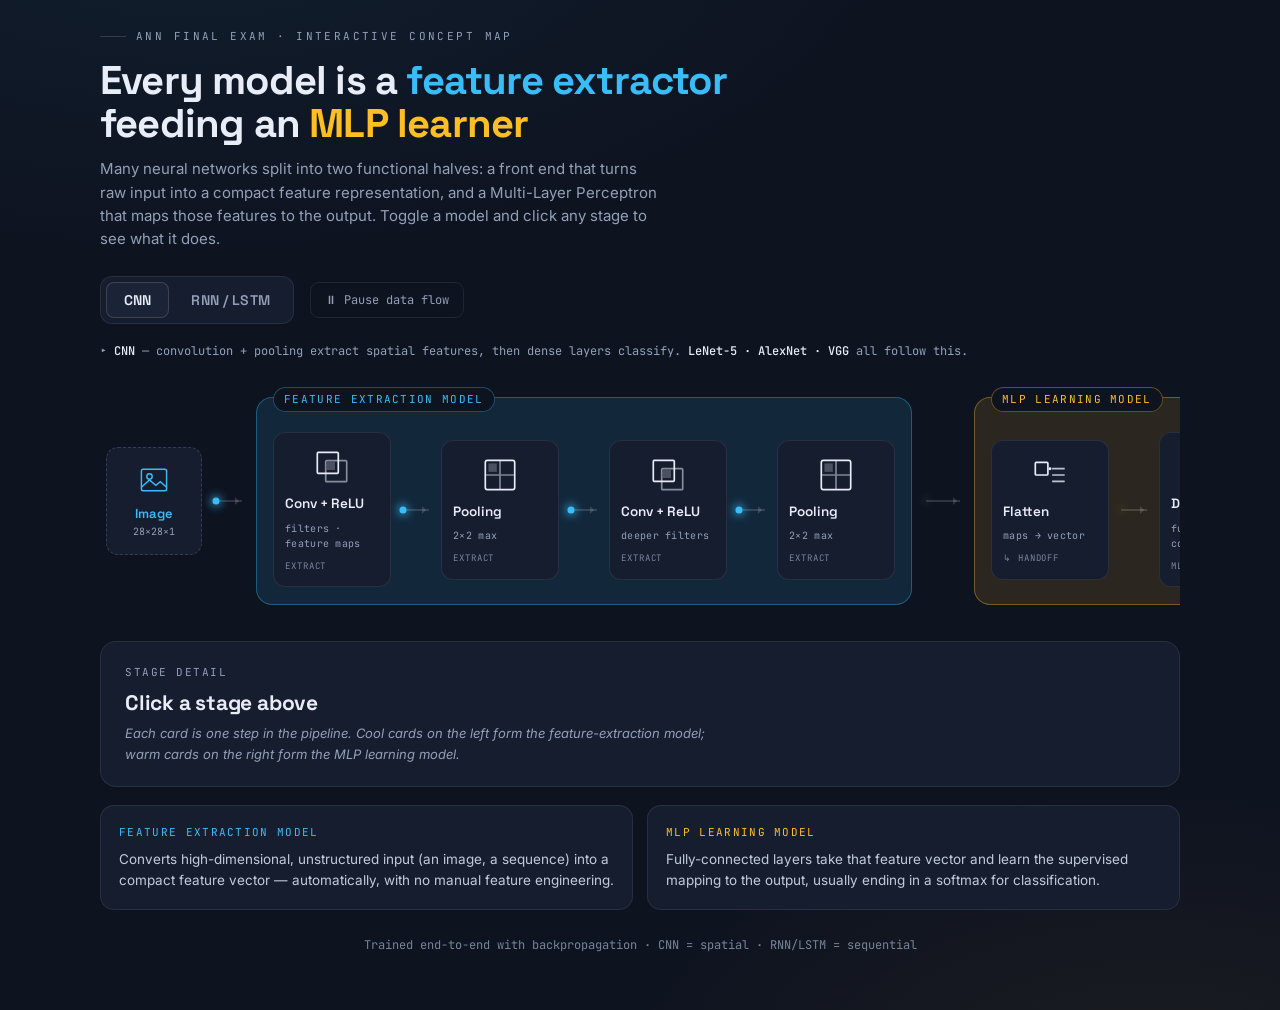
<file: ann_architecture_explorer.html>
<!DOCTYPE html>
<html lang="en">
<head>
<!-- ANN Architecture Explorer — Feature Extraction + MLP Learning -->
<meta charset="utf-8">
<meta name="viewport" content="width=device-width, initial-scale=1">
<title>ANN Architecture Explorer</title>
<style>
@import url('https://fonts.googleapis.com/css2?family=Space+Grotesk:wght@400;500;600;700&family=Inter:wght@400;500;600&family=JetBrains+Mono:wght@400;500;600&display=swap');

:root{
  --bg:#0E1320;
  --panel:#161D2E;
  --panel-2:#1B2436;
  --line:rgba(255,255,255,.08);
  --line-strong:rgba(255,255,255,.14);
  --text:#E8EDF7;
  --muted:#93A0B8;
  --extract:#38BDF8;      /* feature extraction — cool */
  --extract-dim:rgba(56,189,248,.12);
  --extract-line:rgba(56,189,248,.35);
  --mlp:#FBBF24;          /* MLP learning — warm */
  --mlp-dim:rgba(251,191,36,.12);
  --mlp-line:rgba(251,191,36,.35);
  --out:#34D399;          /* output */
  --display:'Space Grotesk',system-ui,sans-serif;
  --body:'Inter',system-ui,sans-serif;
  --mono:'JetBrains Mono',ui-monospace,Menlo,monospace;
}

*{box-sizing:border-box;margin:0;padding:0}
svg{max-width:100%;max-height:100%}
body{
  background:
    radial-gradient(1200px 600px at 15% -10%, rgba(56,189,248,.07), transparent 60%),
    radial-gradient(1000px 600px at 90% 110%, rgba(251,191,36,.06), transparent 55%),
    var(--bg);
  color:var(--text);
  font-family:var(--body);
  line-height:1.55;
  padding:28px 20px 56px;
  min-height:100vh;
}
.wrap{max-width:1080px;margin:0 auto}

/* ---------- header ---------- */
.eyebrow{
  font-family:var(--mono);font-size:11px;letter-spacing:.22em;text-transform:uppercase;
  color:var(--muted);display:flex;align-items:center;gap:10px;margin-bottom:14px;
}
.eyebrow::before{content:"";width:26px;height:1px;background:var(--line-strong)}
h1{
  font-family:var(--display);font-weight:700;font-size:clamp(26px,4.5vw,40px);
  line-height:1.08;letter-spacing:-.02em;
}
h1 .a{color:var(--extract)}
h1 .b{color:var(--mlp)}
.sub{color:var(--muted);max-width:62ch;margin-top:12px;font-size:15px}

/* ---------- toggle ---------- */
.controls{display:flex;flex-wrap:wrap;gap:16px;align-items:center;margin:26px 0 8px}
.seg{
  display:inline-flex;background:var(--panel);border:1px solid var(--line);
  border-radius:12px;padding:5px;gap:4px;
}
.seg button{
  font-family:var(--display);font-weight:600;font-size:14px;color:var(--muted);
  background:transparent;border:0;padding:9px 18px;border-radius:8px;cursor:pointer;
  transition:.18s ease;letter-spacing:.01em;
}
.seg button:hover{color:var(--text)}
.seg button.on{background:var(--panel-2);color:var(--text);box-shadow:inset 0 0 0 1px var(--line-strong)}
.flowtoggle{
  font-family:var(--mono);font-size:12px;color:var(--muted);background:transparent;
  border:1px solid var(--line);border-radius:9px;padding:9px 14px;cursor:pointer;transition:.18s;
}
.flowtoggle:hover{border-color:var(--line-strong);color:var(--text)}

.tagline{font-family:var(--mono);font-size:12px;color:var(--muted);margin:18px 0 4px}
.tagline b{color:var(--text);font-weight:500}

/* ---------- pipeline ---------- */
.pipe{
  margin-top:14px;display:flex;gap:14px;align-items:stretch;overflow-x:auto;
  padding:22px 6px 14px;
}
.zone{
  position:relative;border-radius:16px;padding:34px 16px 16px;display:flex;gap:12px;
  align-items:center;flex:0 0 auto;
}
.zone.extract{background:var(--extract-dim);border:1px solid var(--extract-line)}
.zone.mlp{background:var(--mlp-dim);border:1px solid var(--mlp-line)}
.zone-label{
  position:absolute;top:-11px;left:16px;font-family:var(--mono);font-size:11px;
  letter-spacing:.12em;text-transform:uppercase;padding:3px 10px;border-radius:20px;
  background:var(--bg);
}
.zone.extract .zone-label{color:var(--extract);border:1px solid var(--extract-line)}
.zone.mlp .zone-label{color:var(--mlp);border:1px solid var(--mlp-line)}

.stage{
  position:relative;flex:0 0 auto;width:118px;min-height:132px;background:var(--panel);
  border:1px solid var(--line);border-radius:12px;padding:13px 11px;cursor:pointer;
  display:flex;flex-direction:column;gap:8px;transition:.2s ease;
}
.stage:hover{transform:translateY(-3px);border-color:var(--line-strong)}
.stage.on{box-shadow:0 0 0 1.5px currentColor, 0 10px 26px rgba(0,0,0,.35)}
.zone.extract .stage.on{color:var(--extract)}
.zone.mlp .stage.on{color:var(--mlp)}
.glyph{width:42px;height:42px;display:flex;align-items:center;justify-content:center;margin:0 auto;flex:0 0 auto}
.glyph svg{display:block;width:100%;height:100%}
.stage .nm{font-family:var(--display);font-weight:600;font-size:13.5px;color:var(--text);line-height:1.2}
.stage .tp{font-family:var(--mono);font-size:10px;color:var(--muted);letter-spacing:.03em}
.stage .kind{
  margin-top:auto;font-family:var(--mono);font-size:9px;letter-spacing:.1em;text-transform:uppercase;
  color:var(--muted);opacity:.8;
}

/* connector arrows */
.arrow{flex:0 0 auto;align-self:center;width:26px;height:2px;position:relative;background:var(--line-strong)}
.arrow::after{content:"";position:absolute;right:-1px;top:-3px;border:4px solid transparent;border-left-color:var(--line-strong)}
.arrow.flow{overflow:visible}
.arrow.flow .dot{
  position:absolute;top:50%;left:0;width:7px;height:7px;border-radius:50%;
  transform:translate(-50%,-50%);background:var(--extract);
  box-shadow:0 0 10px 1px var(--extract);
  animation:run 2.6s linear infinite;
}
.arrow.handoff{width:34px}
.arrow.handoff .dot{background:#fff;box-shadow:0 0 10px 1px #fff}
.zone.mlp ~ * .dot, .arrow.mlpflow .dot{background:var(--mlp);box-shadow:0 0 10px 1px var(--mlp)}
@keyframes run{0%{left:-2px;opacity:0}12%{opacity:1}88%{opacity:1}100%{left:104%;opacity:0}}
.paused .dot{animation:none;opacity:0}
@media (prefers-reduced-motion: reduce){.dot{animation:none;opacity:0}}

/* terminal nodes (input / output) */
.node{
  flex:0 0 auto;width:96px;align-self:center;text-align:center;border-radius:12px;
  padding:14px 8px;border:1px dashed var(--line-strong);background:var(--panel);
}
.node .glyph{width:36px;height:36px}
.node .nm{font-family:var(--display);font-weight:600;font-size:13px;margin-top:6px}
.node .tp{font-family:var(--mono);font-size:10px;color:var(--muted)}
.node.input{color:var(--extract)}
.node.output{color:var(--out);border-color:rgba(52,211,153,.5)}

/* ---------- detail panel ---------- */
.detail{
  margin-top:22px;background:var(--panel);border:1px solid var(--line);border-radius:16px;
  padding:22px 24px;min-height:120px;
}
.detail .dlabel{font-family:var(--mono);font-size:11px;letter-spacing:.14em;text-transform:uppercase;color:var(--muted)}
.detail h3{font-family:var(--display);font-size:21px;margin:6px 0 4px;letter-spacing:-.01em}
.detail .pill{
  display:inline-block;font-family:var(--mono);font-size:10px;letter-spacing:.1em;text-transform:uppercase;
  padding:3px 10px;border-radius:20px;margin-bottom:12px;
}
.pill.extract{color:var(--extract);background:var(--extract-dim);border:1px solid var(--extract-line)}
.pill.mlp{color:var(--mlp);background:var(--mlp-dim);border:1px solid var(--mlp-line)}
.detail p{color:#C9D2E4;font-size:15px;max-width:74ch}
.detail .hint{color:var(--muted);font-size:13px;font-style:italic}

/* ---------- principle strip ---------- */
.principle{
  margin-top:18px;display:grid;grid-template-columns:1fr 1fr;gap:14px;
}
.card{background:var(--panel);border:1px solid var(--line);border-radius:14px;padding:18px 18px}
.card .h{font-family:var(--mono);font-size:11px;letter-spacing:.12em;text-transform:uppercase;margin-bottom:8px}
.card.x .h{color:var(--extract)} .card.m .h{color:var(--mlp)}
.card p{color:#C2CBDD;font-size:13.5px}

.foot{margin-top:26px;color:var(--muted);font-size:12px;font-family:var(--mono);text-align:center;opacity:.8}

@media (max-width:640px){
  .principle{grid-template-columns:1fr}
  .sub{font-size:14px}
}
</style>
</head>
<body>

<div class="wrap">
  <div class="eyebrow">ANN Final Exam · Interactive Concept Map</div>
  <h1>Every model is a <span class="a">feature extractor</span><br>feeding an <span class="b">MLP learner</span></h1>
  <p class="sub">Many neural networks split into two functional halves: a front end that turns raw input into a compact feature representation, and a Multi-Layer Perceptron that maps those features to the output. Toggle a model and click any stage to see what it does.</p>

  <div class="controls">
    <div class="seg" id="seg">
      <button data-m="cnn" class="on">CNN</button>
      <button data-m="rnn">RNN / LSTM</button>
    </div>
    <button class="flowtoggle" id="flow">⏸ Pause data flow</button>
  </div>

  <p class="tagline" id="tagline"></p>

  <div class="pipe" id="pipe"></div>

  <div class="detail" id="detail">
    <div class="dlabel">Stage detail</div>
    <h3 id="d-title">Click a stage above</h3>
    <p id="d-text" class="hint">Each card is one step in the pipeline. Cool cards on the left form the feature-extraction model; warm cards on the right form the MLP learning model.</p>
  </div>

  <div class="principle">
    <div class="card x">
      <div class="h">Feature extraction model</div>
      <p>Converts high-dimensional, unstructured input (an image, a sequence) into a compact feature vector — automatically, with no manual feature engineering.</p>
    </div>
    <div class="card m">
      <div class="h">MLP learning model</div>
      <p>Fully-connected layers take that feature vector and learn the supervised mapping to the output, usually ending in a softmax for classification.</p>
    </div>
  </div>

  <div class="foot">Trained end-to-end with backpropagation · CNN = spatial · RNN/LSTM = sequential</div>
</div>

<script>
// ---- icon glyphs (inline SVG, stroke = currentColor) ----
const G = {
  image:`<svg width="40" height="40" viewBox="0 0 40 40" fill="none" stroke="currentColor" stroke-width="1.6"><rect x="6" y="8" width="28" height="24" rx="2"/><circle cx="15" cy="16" r="3"/><path d="M6 28l9-8 7 6 5-4 7 6"/></svg>`,
  conv:`<svg width="40" height="40" viewBox="0 0 40 40" fill="none" stroke="currentColor" stroke-width="1.6"><rect x="6" y="6" width="20" height="20" rx="1"/><rect x="14" y="14" width="20" height="20" rx="1" opacity=".55"/><path d="M16 16h6v6h-6z" fill="currentColor" opacity=".25"/></svg>`,
  pool:`<svg width="40" height="40" viewBox="0 0 40 40" fill="none" stroke="currentColor" stroke-width="1.6"><rect x="6" y="6" width="28" height="28" rx="2"/><path d="M20 6v28M6 20h28" opacity=".5"/><rect x="9" y="9" width="8" height="8" fill="currentColor" opacity=".25" stroke="none"/></svg>`,
  flatten:`<svg width="40" height="40" viewBox="0 0 40 40" fill="none" stroke="currentColor" stroke-width="1.6"><rect x="6" y="8" width="12" height="12" rx="1"/><path d="M22 14h12M22 20h12M22 26h12" opacity=".8"/><circle cx="20" cy="14" r="1.4" fill="currentColor" stroke="none"/></svg>`,
  dense:`<svg width="40" height="40" viewBox="0 0 40 40" fill="none" stroke="currentColor" stroke-width="1.4"><circle cx="11" cy="12" r="2.4"/><circle cx="11" cy="28" r="2.4"/><circle cx="29" cy="9" r="2.4"/><circle cx="29" cy="20" r="2.4"/><circle cx="29" cy="31" r="2.4"/><path d="M13 12l14-3M13 12l14 8M13 28l14-8M13 28l14 3M13 28l14-19" opacity=".4"/></svg>`,
  softmax:`<svg width="40" height="40" viewBox="0 0 40 40" fill="none" stroke="currentColor" stroke-width="1.6"><path d="M8 30V18M16 30V10M24 30V22M32 30V14"/><path d="M6 30h30" opacity=".5"/></svg>`,
  seq:`<svg width="40" height="40" viewBox="0 0 40 40" fill="none" stroke="currentColor" stroke-width="1.6"><rect x="6" y="14" width="6" height="12" rx="1"/><rect x="17" y="14" width="6" height="12" rx="1"/><rect x="28" y="14" width="6" height="12" rx="1"/><path d="M9 12v-2M20 12v-2M31 12v-2" opacity=".6"/></svg>`,
  lstm:`<svg width="40" height="40" viewBox="0 0 40 40" fill="none" stroke="currentColor" stroke-width="1.5"><rect x="8" y="10" width="24" height="20" rx="3"/><circle cx="15" cy="20" r="2.2"/><circle cx="25" cy="20" r="2.2"/><path d="M4 20h4M32 20h4M20 6v4M20 30v4" opacity=".6"/></svg>`,
  state:`<svg width="40" height="40" viewBox="0 0 40 40" fill="none" stroke="currentColor" stroke-width="1.6"><path d="M20 6v12M20 18l8 8M20 18l-8 8" opacity=".6"/><circle cx="20" cy="18" r="6"/><path d="M20 34h0" /></svg>`,
  out:`<svg width="40" height="40" viewBox="0 0 40 40" fill="none" stroke="currentColor" stroke-width="1.6"><circle cx="20" cy="20" r="13"/><path d="M14 20l4 4 8-9"/></svg>`
};

// ---- model definitions ----
const MODELS = {
  cnn:{
    tag:`<b>CNN</b> — convolution + pooling extract spatial features, then dense layers classify. <b>LeNet-5 · AlexNet · VGG</b> all follow this.`,
    input:{glyph:'image', nm:'Image', tp:'28×28×1'},
    stages:[
      {z:'extract',glyph:'conv',nm:'Conv + ReLU',tp:'filters · feature maps',k:'extract',
       d:'Learnable filters slide over the image and detect local patterns. Early conv layers pick up edges and textures; the ReLU adds non-linearity. No hand-crafted features needed — the filters are learned during training.'},
      {z:'extract',glyph:'pool',nm:'Pooling',tp:'2×2 max',k:'extract',
       d:'Down-samples each feature map (e.g. max-pooling), shrinking dimensionality and giving a degree of translation invariance so small shifts in the input don\u2019t change the result much.'},
      {z:'extract',glyph:'conv',nm:'Conv + ReLU',tp:'deeper filters',k:'extract',
       d:'Deeper convolution layers combine simple features into more complex ones — object parts and shapes. The representation becomes increasingly abstract as you go deeper.'},
      {z:'extract',glyph:'pool',nm:'Pooling',tp:'2×2 max',k:'extract',
       d:'Another down-sampling step. After this block the network holds a small stack of high-level feature maps that summarise what is in the image.'},
      {z:'mlp',glyph:'flatten',nm:'Flatten',tp:'maps → vector',k:'handoff',
       d:'The handoff. The final feature maps are unrolled into a single 1-D feature vector — this is exactly the input the MLP expects. Everything before this is the feature extractor; everything after is the MLP.'},
      {z:'mlp',glyph:'dense',nm:'Dense (FC)',tp:'fully connected',k:'mlp',
       d:'A fully-connected hidden layer — the core of the MLP. It learns combinations of the extracted features that are useful for telling the classes apart.'},
      {z:'mlp',glyph:'softmax',nm:'Dense + Softmax',tp:'class scores',k:'mlp',
       d:'The output layer maps to one score per class and softmax turns them into probabilities. This dense head is the MLP learner doing the final supervised decision.'}
    ],
    output:{glyph:'out', nm:'Class', tp:'argmax'}
  },
  rnn:{
    tag:`<b>RNN / LSTM</b> — recurrent cells read a sequence step-by-step into a hidden state, then dense layers decide. Used for <b>text · speech · time series</b>.`,
    input:{glyph:'seq', nm:'Sequence', tp:'x₁ … xₜ'},
    stages:[
      {z:'extract',glyph:'lstm',nm:'LSTM cells',tp:'recurrent · gated',k:'extract',
       d:'The sequence is read one step at a time. The cell keeps a hidden state that carries context forward. LSTM gates (forget / input / output) let it capture long-range dependencies and avoid the vanishing-gradient problem of plain RNNs.'},
      {z:'extract',glyph:'lstm',nm:'Unrolled steps',tp:'hₜ over time',k:'extract',
       d:'As the LSTM unrolls across timesteps, each hidden state hₜ accumulates more of the sequence\u2019s context. This is the recurrent layer acting as a temporal feature extractor.'},
      {z:'extract',glyph:'state',nm:'Final state',tp:'h_T',k:'handoff',
       d:'The handoff. The final hidden state (or a pooled set of states) is a fixed-size feature vector that summarises the whole sequence — ready for the MLP.'},
      {z:'mlp',glyph:'dense',nm:'Dense (FC)',tp:'fully connected',k:'mlp',
       d:'A fully-connected layer — the MLP — takes the sequence\u2019s feature vector and learns the mapping toward the target.'},
      {z:'mlp',glyph:'softmax',nm:'Dense + Softmax',tp:'class scores',k:'mlp',
       d:'The output layer produces the final prediction: a class via softmax, or a single value for regression. This dense head is the MLP learner.'}
    ],
    output:{glyph:'out', nm:'Label', tp:'softmax'}
  }
};

let current='cnn';
let flowing=true;
const pipe=document.getElementById('pipe');
const tagline=document.getElementById('tagline');

function nodeEl(n,cls){
  const d=document.createElement('div');
  d.className='node '+cls;
  d.innerHTML=`<div class="glyph">${G[n.glyph]}</div><div class="nm">${n.nm}</div><div class="tp">${n.tp}</div>`;
  return d;
}
function arrow(kind){
  const a=document.createElement('div');
  a.className='arrow '+kind;
  if(flowing){const dot=document.createElement('span');dot.className='dot';a.appendChild(dot);}
  return a;
}

function build(){
  const m=MODELS[current];
  tagline.innerHTML='▸ '+m.tag;
  pipe.innerHTML='';
  pipe.classList.toggle('paused',!flowing);

  // input node
  pipe.appendChild(nodeEl(m.input,'input'));
  pipe.appendChild(arrow('flow'));

  // group stages into contiguous zones
  let i=0;
  while(i<m.stages.length){
    const z=m.stages[i].z;
    const zone=document.createElement('div');
    zone.className='zone '+z;
    zone.innerHTML=`<div class="zone-label">${z==='extract'?'Feature extraction model':'MLP learning model'}</div>`;
    while(i<m.stages.length && m.stages[i].z===z){
      const s=m.stages[i];
      const card=document.createElement('div');
      card.className='stage';
      card.dataset.idx=i;
      card.innerHTML=`<div class="glyph">${G[s.glyph]}</div>
        <div class="nm">${s.nm}</div><div class="tp">${s.tp}</div>
        <div class="kind">${s.k==='handoff'?'↳ handoff':s.k}</div>`;
      card.addEventListener('click',()=>select(i,card));
      zone.appendChild(card);
      if(i+1<m.stages.length && m.stages[i+1].z===z){
        zone.appendChild(arrow(z==='mlp'?'mlpflow':'flow'));
      }
      i++;
    }
    pipe.appendChild(zone);
    if(i<m.stages.length) pipe.appendChild(arrow('handoff'));
  }

  pipe.appendChild(arrow('mlpflow'));
  pipe.appendChild(nodeEl(m.output,'output'));
  resetDetail();
}

function select(idx,card){
  document.querySelectorAll('.stage').forEach(s=>s.classList.remove('on'));
  card.classList.add('on');
  const s=MODELS[current].stages[idx];
  const zoneName = s.z==='extract'?'Feature extraction':'MLP learning';
  document.getElementById('d-title').textContent=s.nm;
  const t=document.getElementById('d-text');
  t.classList.remove('hint');
  t.textContent=s.d;
  let pill=document.querySelector('.detail .pill');
  if(!pill){pill=document.createElement('span');pill.className='pill';document.getElementById('d-title').after(pill);}
  pill.className='pill '+s.z;
  pill.textContent=zoneName+(s.k==='handoff'?' · handoff':'');
}
function resetDetail(){
  document.getElementById('d-title').textContent='Click a stage above';
  const t=document.getElementById('d-text');t.classList.add('hint');
  t.textContent='Each card is one step in the pipeline. Cool cards on the left form the feature-extraction model; warm cards on the right form the MLP learning model.';
  const pill=document.querySelector('.detail .pill');if(pill)pill.remove();
}

// controls
document.getElementById('seg').addEventListener('click',e=>{
  const b=e.target.closest('button');if(!b)return;
  document.querySelectorAll('#seg button').forEach(x=>x.classList.remove('on'));
  b.classList.add('on');current=b.dataset.m;build();
});
const flowBtn=document.getElementById('flow');
flowBtn.addEventListener('click',()=>{
  flowing=!flowing;
  flowBtn.textContent=flowing?'⏸ Pause data flow':'▶ Resume data flow';
  build();
});

build();
</script>
</body>
</html>
</file>
